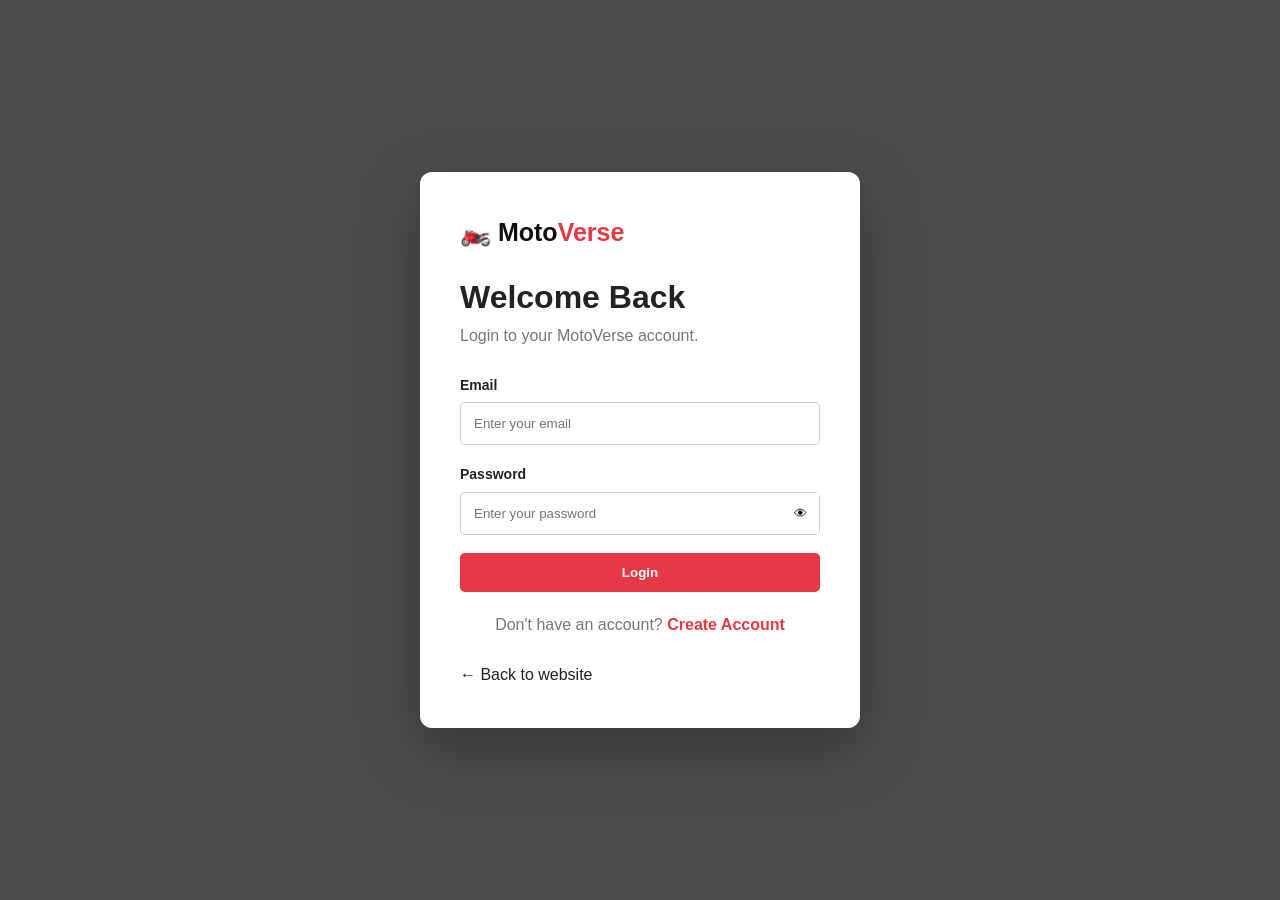
<file: login.html>
<!DOCTYPE html>
<html lang="en">
<head>
<meta charset="UTF-8"><meta name="viewport" content="width=device-width, initial-scale=1.0">
<title>Login - MotoVerse</title><link rel="stylesheet" href="css/style.css"><link rel="stylesheet" href="css/responsive.css">
</head>
<body class="auth-page">
<div class="auth-container"><div class="auth-box">
<a href="index.html" class="logo">🏍️ Moto<span>Verse</span></a>
<h1>Welcome Back</h1><p>Login to your MotoVerse account.</p>
<form id="loginForm">
<div class="form-group"><label>Email</label><input type="email" id="loginEmail" placeholder="Enter your email"><small id="loginEmailError"></small></div>
<div class="form-group"><label>Password</label><div class="password-box"><input type="password" id="loginPassword" placeholder="Enter your password"><button type="button" id="showPassword">👁</button></div><small id="loginPasswordError"></small></div>
<button type="submit" class="btn primary-btn full-btn">Login</button>
</form>
<p class="auth-bottom">Don't have an account? <a href="register.html">Create Account</a></p>
<a href="index.html">← Back to website</a>
</div></div>
<script src="js/validation.js"></script>
</body>
</html>
</file>
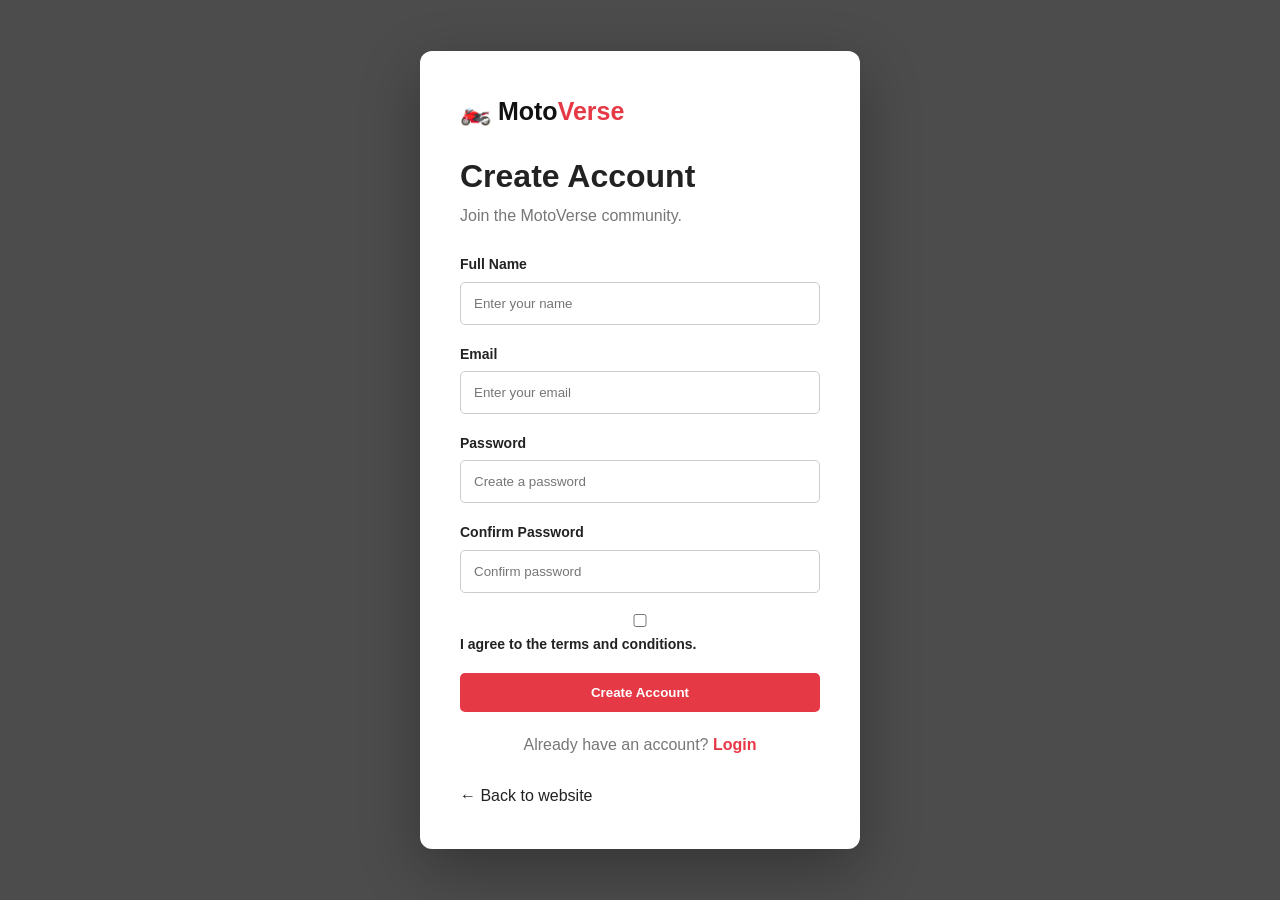
<file: register.html>
<!DOCTYPE html>
<html lang="en">
<head>
<meta charset="UTF-8"><meta name="viewport" content="width=device-width, initial-scale=1.0">
<title>Create Account - MotoVerse</title><link rel="stylesheet" href="css/style.css"><link rel="stylesheet" href="css/responsive.css">
</head>
<body class="auth-page">
<div class="auth-container"><div class="auth-box">
<a href="index.html" class="logo">🏍️ Moto<span>Verse</span></a>
<h1>Create Account</h1><p>Join the MotoVerse community.</p>
<form id="registerForm">
<div class="form-group"><label>Full Name</label><input type="text" id="name" placeholder="Enter your name"><small id="nameError"></small></div>
<div class="form-group"><label>Email</label><input type="email" id="email" placeholder="Enter your email"><small id="emailError"></small></div>
<div class="form-group"><label>Password</label><input type="password" id="password" placeholder="Create a password"><small id="passwordError"></small></div>
<div class="form-group"><label>Confirm Password</label><input type="password" id="confirmPassword" placeholder="Confirm password"><small id="confirmError"></small></div>
<div class="form-group"><label><input type="checkbox" id="terms"> I agree to the terms and conditions.</label><small id="termsError"></small></div>
<button type="submit" class="btn primary-btn full-btn">Create Account</button>
</form>
<p class="auth-bottom">Already have an account? <a href="login.html">Login</a></p>
<a href="index.html">← Back to website</a>
</div></div>
<script src="js/validation.js"></script>
</body>
</html>
</file>
<file: css/style.css>
*{margin:0;padding:0;box-sizing:border-box}
:root{--primary:#e63946;--primary-dark:#c1121f;--dark:#111;--light:#f7f7f7;--white:#fff;--text:#222;--muted:#777;--border:#ddd;--shadow:0 10px 30px rgba(0,0,0,.08)}
body{font-family:'Montserrat',Arial,sans-serif;background:var(--light);color:var(--text);line-height:1.6;transition:background .3s,color .3s}
a{text-decoration:none;color:inherit}img{width:100%;display:block}button,input,select{font-family:inherit}
.header{position:sticky;top:0;z-index:1000;width:100%;min-height:75px;display:flex;align-items:center;justify-content:space-between;padding:0 5%;background:rgba(255,255,255,.96);box-shadow:0 2px 15px rgba(0,0,0,.08)}
.logo{font-size:25px;font-weight:800;color:var(--dark)}.logo span{color:var(--primary)}
nav{display:flex;gap:25px}nav a{font-size:14px;font-weight:600}nav a:hover,nav a.active{color:var(--primary)}
.header-actions{display:flex;align-items:center;gap:12px}.icon-btn{border:none;background:transparent;cursor:pointer;font-size:20px}.wishlist-link{font-weight:600}
.login-btn{background:var(--primary);color:white;padding:9px 18px;border-radius:5px;font-size:13px;font-weight:700}.login-btn:hover{background:var(--primary-dark)}
.menu-btn{display:none;background:none;border:none;font-size:25px;cursor:pointer}
.hero{min-height:650px;display:flex;align-items:center;padding:70px 8%;background:linear-gradient(90deg,rgba(0,0,0,.9),rgba(0,0,0,.55),rgba(0,0,0,.15)),url("https://images.unsplash.com/photo-1558981806-ec527fa84c39?auto=format&fit=crop&w=2000&q=90");background-size:cover;background-position:center;color:white}
.hero-content{max-width:700px}.hero-small{color:#ff5964;font-weight:800;letter-spacing:3px;margin-bottom:15px}.hero h1{font-size:clamp(45px,7vw,85px);line-height:1.05;margin-bottom:25px}.hero h1 span{color:var(--primary)}.hero p{max-width:600px;color:#eee;margin-bottom:30px}.hero-buttons{display:flex;gap:15px;flex-wrap:wrap}
.btn{display:inline-block;border:none;cursor:pointer;padding:12px 22px;border-radius:5px;font-weight:700;transition:.25s}.primary-btn{background:var(--primary);color:white}.primary-btn:hover{background:var(--primary-dark);transform:translateY(-2px)}.secondary-btn{background:white;color:#222}.secondary-btn:hover{background:#eee}
.section{padding:80px 7%}.section-title{text-align:center;margin-bottom:45px}.section-title p{color:var(--primary);font-weight:800;letter-spacing:2px;font-size:13px}.section-title h2{font-size:38px;margin:8px 0}.section-title span{color:var(--muted)}
.category-grid{display:grid;grid-template-columns:repeat(4,1fr);gap:20px}.category-card{padding:35px 25px;background:white;border-radius:10px;text-align:center;box-shadow:var(--shadow);transition:.3s}.category-card:hover{transform:translateY(-8px)}.category-card>div{font-size:45px;margin-bottom:15px}.category-card h3{margin-bottom:8px}.category-card p{color:var(--muted);font-size:14px}
.bike-grid{display:grid;grid-template-columns:repeat(3,1fr);gap:25px}.bike-card{background:white;border-radius:10px;overflow:hidden;box-shadow:var(--shadow);transition:.3s}.bike-card:hover{transform:translateY(-7px)}
.bike-image{position:relative;height:240px;overflow:hidden}.bike-image img{height:100%;object-fit:cover;transition:.4s}.bike-card:hover .bike-image img{transform:scale(1.06)}
.heart-btn{position:absolute;right:15px;top:15px;width:40px;height:40px;border:none;border-radius:50%;background:white;color:var(--primary);font-size:22px;cursor:pointer;box-shadow:0 3px 10px rgba(0,0,0,.2)}
.bike-info{padding:22px}.category-tag{display:inline-block;background:#ffe6e8;color:var(--primary);padding:5px 10px;border-radius:20px;font-size:11px;font-weight:800;text-transform:uppercase}.bike-info h3{margin:10px 0 2px;font-size:20px}.bike-info>p{color:var(--muted);font-size:13px}.bike-specs{display:flex;gap:15px;margin:15px 0;font-size:12px;color:#666}.card-bottom{display:flex;align-items:center;justify-content:space-between;gap:10px}.details-link{color:var(--primary);font-size:13px;font-weight:800}
.destination-banner{padding:100px 8%;background:linear-gradient(rgba(0,0,0,.7),rgba(0,0,0,.7)),url("https://images.unsplash.com/photo-1518002054494-3a6f94352e9d?auto=format&fit=crop&w=1800&q=80");background-size:cover;background-position:center;color:white}.destination-banner div{max-width:650px}.destination-banner p:first-child{color:#ff5964;font-weight:800}.destination-banner h2{font-size:45px;line-height:1.15;margin:10px 0 20px}
.blog-grid{display:grid;grid-template-columns:repeat(3,1fr);gap:25px}.blog-card{background:white;border-radius:10px;overflow:hidden;box-shadow:var(--shadow)}.blog-card img{height:220px;object-fit:cover}.blog-content{padding:22px}.blog-content>span{color:var(--primary);font-size:12px;font-weight:800}.blog-content h3,.blog-content h2{margin:8px 0}.blog-content p{color:var(--muted);font-size:14px;margin-bottom:15px}.blog-content small{color:#999}
.page-header{padding:90px 7%;text-align:center;color:white;background:linear-gradient(rgba(0,0,0,.75),rgba(0,0,0,.75)),url("https://images.unsplash.com/photo-1558981806-ec527fa84c39?auto=format&fit=crop&w=1800&q=80");background-size:cover;background-position:center}.page-header h1{font-size:50px}.page-header p{color:#ddd}
.filter-area{display:flex;gap:15px;margin-bottom:35px}.filter-area input,.filter-area select{padding:14px;border:1px solid var(--border);border-radius:6px;background:white}.filter-area input{flex:1}
.wallpaper-grid{display:grid;grid-template-columns:repeat(2,1fr);gap:25px}.wallpaper-card{background:white;border-radius:10px;overflow:hidden;box-shadow:var(--shadow)}.wallpaper-card img{height:350px;object-fit:cover}.wallpaper-card>div{padding:20px;display:flex;justify-content:space-between;align-items:center}
.destination-grid{display:grid;grid-template-columns:repeat(2,1fr);gap:30px}.destination-card{background:white;border-radius:10px;overflow:hidden;box-shadow:var(--shadow)}.destination-card img{height:300px;object-fit:cover}.destination-content{padding:25px}.destination-content>span{color:var(--primary);font-size:13px;font-weight:700}.destination-content h2{margin:5px 0 10px}.destination-content p{color:var(--muted)}.destination-content ul{list-style:none;margin-top:15px}.destination-content li{margin:5px 0;color:#555}
.details-grid{display:grid;grid-template-columns:1fr 1fr;gap:60px;align-items:center}.details-image{border-radius:12px;overflow:hidden;box-shadow:var(--shadow)}.details-image img{height:500px;object-fit:cover}.details-content h1{font-size:50px;margin:15px 0 0}.details-content h3{color:var(--muted)}.details-description{margin:25px 0;color:#666}.spec-grid{display:grid;grid-template-columns:repeat(2,1fr);gap:15px;margin:25px 0}.spec-grid div{background:white;padding:20px;border-radius:7px;box-shadow:var(--shadow)}.spec-grid strong,.spec-grid span{display:block}.spec-grid span{color:var(--primary);font-weight:700;margin-top:5px}.details-buttons{display:flex;gap:12px;flex-wrap:wrap}.about-bike{margin-top:70px;max-width:850px}.about-bike p{color:var(--muted);margin-top:15px}
.auth-page{min-height:100vh;display:flex;justify-content:center;align-items:center;background:linear-gradient(rgba(0,0,0,.7),rgba(0,0,0,.7)),url("https://images.unsplash.com/photo-1558980664-10ea6b7d7e9c?auto=format&fit=crop&w=1800&q=80");background-size:cover}.auth-container{width:100%;max-width:480px;padding:20px}.auth-box{background:white;padding:40px;border-radius:12px;box-shadow:0 20px 60px rgba(0,0,0,.3)}.auth-box .logo{display:inline-block;margin-bottom:20px}.auth-box h1{font-size:32px}.auth-box>p{color:var(--muted);margin-bottom:25px}.form-group{margin-bottom:18px}.form-group label{display:block;margin-bottom:6px;font-weight:600;font-size:14px}.form-group input{width:100%;padding:13px;border:1px solid #ccc;border-radius:5px;outline:none}.form-group input:focus{border-color:var(--primary)}.form-group small{display:block;color:var(--primary);margin-top:5px}.password-box{display:flex;border:1px solid #ccc;border-radius:5px}.password-box input{border:none}.password-box button{border:none;background:white;padding:0 12px;cursor:pointer}.full-btn{width:100%}.auth-bottom{text-align:center;margin:20px 0}.auth-bottom a{color:var(--primary);font-weight:700}
.about-content{max-width:1000px;margin:auto}.about-content h2{margin-top:35px;margin-bottom:10px}.about-content p{color:var(--muted)}.tech-grid{display:grid;grid-template-columns:repeat(4,1fr);gap:20px;margin-top:20px}.tech-card{background:white;padding:25px;border-radius:8px;box-shadow:var(--shadow)}.tech-card h3{color:var(--primary)}
.empty-wishlist,.no-results{text-align:center;padding:80px 20px;grid-column:1/-1}.empty-icon{font-size:70px;margin-bottom:20px}.footer-content{padding:60px 7%;display:grid;grid-template-columns:2fr 1fr 1fr;gap:50px}footer{background:#111;color:white;margin-top:50px}.footer-content h3{margin-bottom:15px}.footer-content a{display:block;color:#aaa;margin:7px 0}.footer-content a:hover{color:white}.footer-content p{color:#aaa;max-width:450px}.copyright{text-align:center;padding:20px;border-top:1px solid #333;color:#888}.remove-btn{border:none;background:#ffe5e5;color:#d00;padding:8px 12px;border-radius:5px;cursor:pointer}.center{text-align:center;margin-top:40px}
.dark-mode{--light:#101010;--text:#eee;--muted:#aaa;--border:#333}.dark-mode .header{background:#181818}.dark-mode .logo{color:white}.dark-mode .category-card,.dark-mode .bike-card,.dark-mode .blog-card,.dark-mode .wallpaper-card,.dark-mode .destination-card,.dark-mode .spec-grid div,.dark-mode .tech-card,.dark-mode .auth-box{background:#1d1d1d;color:white}.dark-mode .filter-area input,.dark-mode .filter-area select{background:#1d1d1d;color:white;border-color:#444}.dark-mode .category-card p,.dark-mode .bike-info>p{color:#aaa}
</file>
<file: css/responsive.css>
@media(max-width:1000px){nav{gap:15px}.category-grid{grid-template-columns:repeat(2,1fr)}.bike-grid{grid-template-columns:repeat(2,1fr)}.blog-grid{grid-template-columns:repeat(2,1fr)}.tech-grid{grid-template-columns:repeat(2,1fr)}}
@media(max-width:768px){.header{min-height:65px}nav{display:none;position:absolute;top:65px;left:0;width:100%;background:white;flex-direction:column;padding:20px;box-shadow:0 10px 20px rgba(0,0,0,.1)}nav.show{display:flex}.dark-mode nav{background:#181818}.menu-btn{display:block}.login-btn{display:none}.hero{min-height:550px;padding:50px 6%}.hero h1{font-size:50px}.section{padding:60px 5%}.section-title h2{font-size:30px}.category-grid,.bike-grid,.blog-grid,.destination-grid,.wallpaper-grid{grid-template-columns:1fr}.filter-area{flex-direction:column}.details-grid{grid-template-columns:1fr;gap:30px}.details-image img{height:350px}.details-content h1{font-size:38px}.destination-banner h2{font-size:35px}.footer-content{grid-template-columns:1fr;gap:30px}.tech-grid{grid-template-columns:1fr}}
@media(max-width:480px){.logo{font-size:20px}.header-actions{gap:7px}.wishlist-link{font-size:13px}.hero h1{font-size:40px}.hero p{font-size:14px}.page-header{padding:60px 5%}.page-header h1{font-size:38px}.wallpaper-card>div{flex-direction:column;align-items:flex-start;gap:15px}.auth-box{padding:25px}}
</file>
